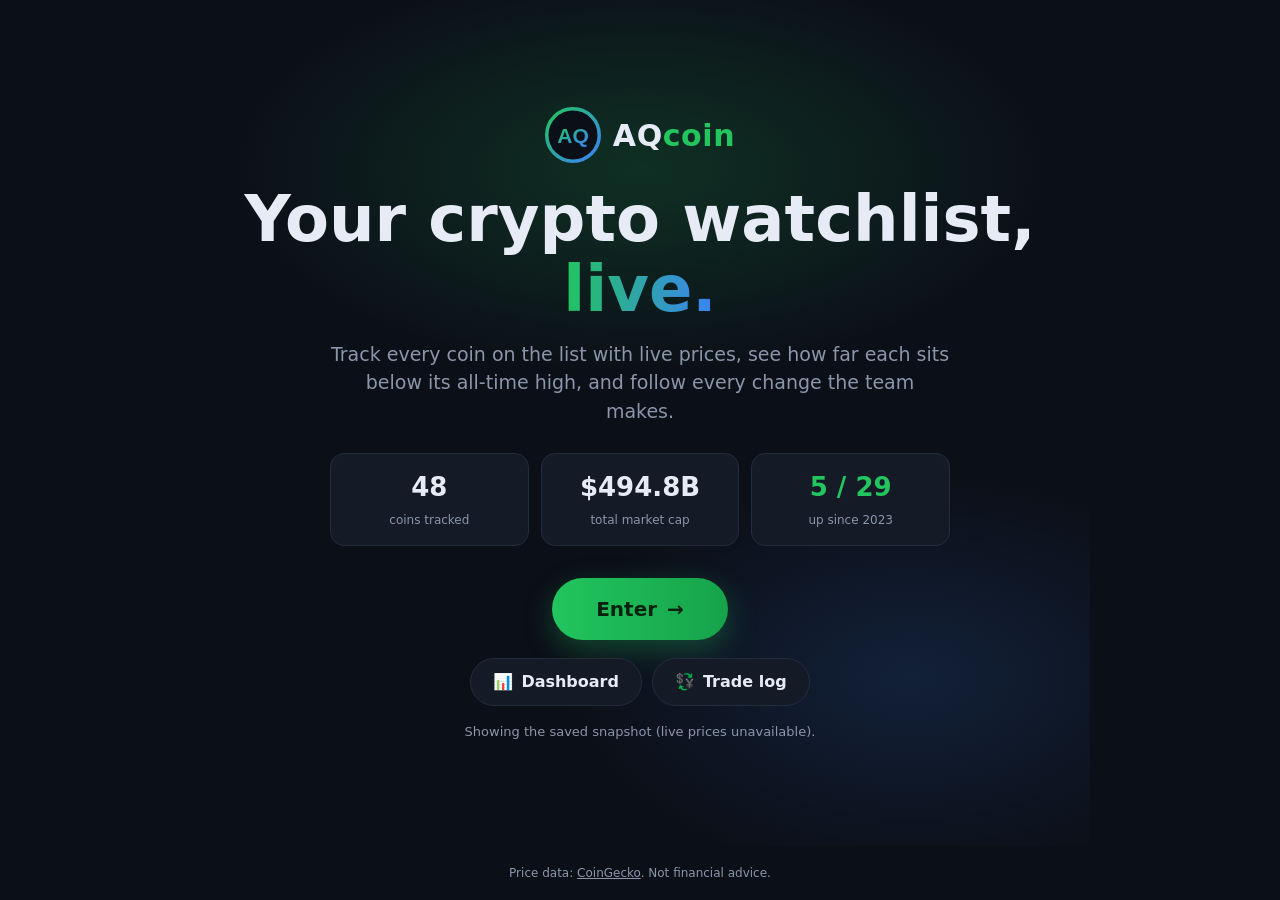
<file: index.html>
<!doctype html><html lang="en"><head><meta charset="utf-8"><meta http-equiv="Content-Security-Policy" content="default-src 'self'; script-src 'self'; style-src 'self'; connect-src 'self' https://api.coingecko.com https://rgohzlofcfkpsigqjcab.supabase.co wss://rgohzlofcfkpsigqjcab.supabase.co; img-src 'self' https://coin-images.coingecko.com https://assets.coingecko.com; object-src 'none'; base-uri 'none'; form-action 'none'"><meta name="referrer" content="no-referrer"><meta name="viewport" content="width=device-width,initial-scale=1"><title>AQcoin · Crypto watchlist with live prices</title><meta name="description" content="AQcoin: track a shared crypto watchlist with live prices, ATH gaps and a full change log."><meta property="og:title" content="AQcoin"><meta property="og:description" content="Track a crypto watchlist with live prices."><meta name="theme-color" content="#0b0f17"><link rel="icon" href="favicon.svg" type="image/svg+xml"><link rel="stylesheet" href="home.css?v=20261014141628"></head><body>
<main class="hero"><div class="glow"></div>
<div class="logo"><img src="favicon.svg" alt="" width="56" height="56"><span>AQ<b>coin</b></span></div>
<h1>Your crypto watchlist,<br><em>live.</em></h1>
<p class="tag">Track every coin on the list with live prices, see how far each sits below its all-time high, and follow every change the team makes.</p>
<div class="stats"><div class="s"><span id="s-n">—</span><small>coins tracked</small></div><div class="s"><span id="s-mc">—</span><small>total market cap</small></div><div class="s"><span id="s-up">—</span><small>up since 2023</small></div></div>
<a class="enter" href="app.html">Enter <span aria-hidden="true">→</span></a>
<nav class="links" aria-label="Main"><a href="app.html"><span aria-hidden="true">📊</span> Dashboard</a><a href="trades.html"><span aria-hidden="true">💱</span> Trade log</a></nav><p class="sub" id="s-live">Loading live prices…</p></main>
<footer>Price data: <a href="https://www.coingecko.com/" target="_blank" rel="noopener noreferrer">CoinGecko</a>. Not financial advice.</footer>
<script src="home.js?v=2"></script></body></html>
</file>
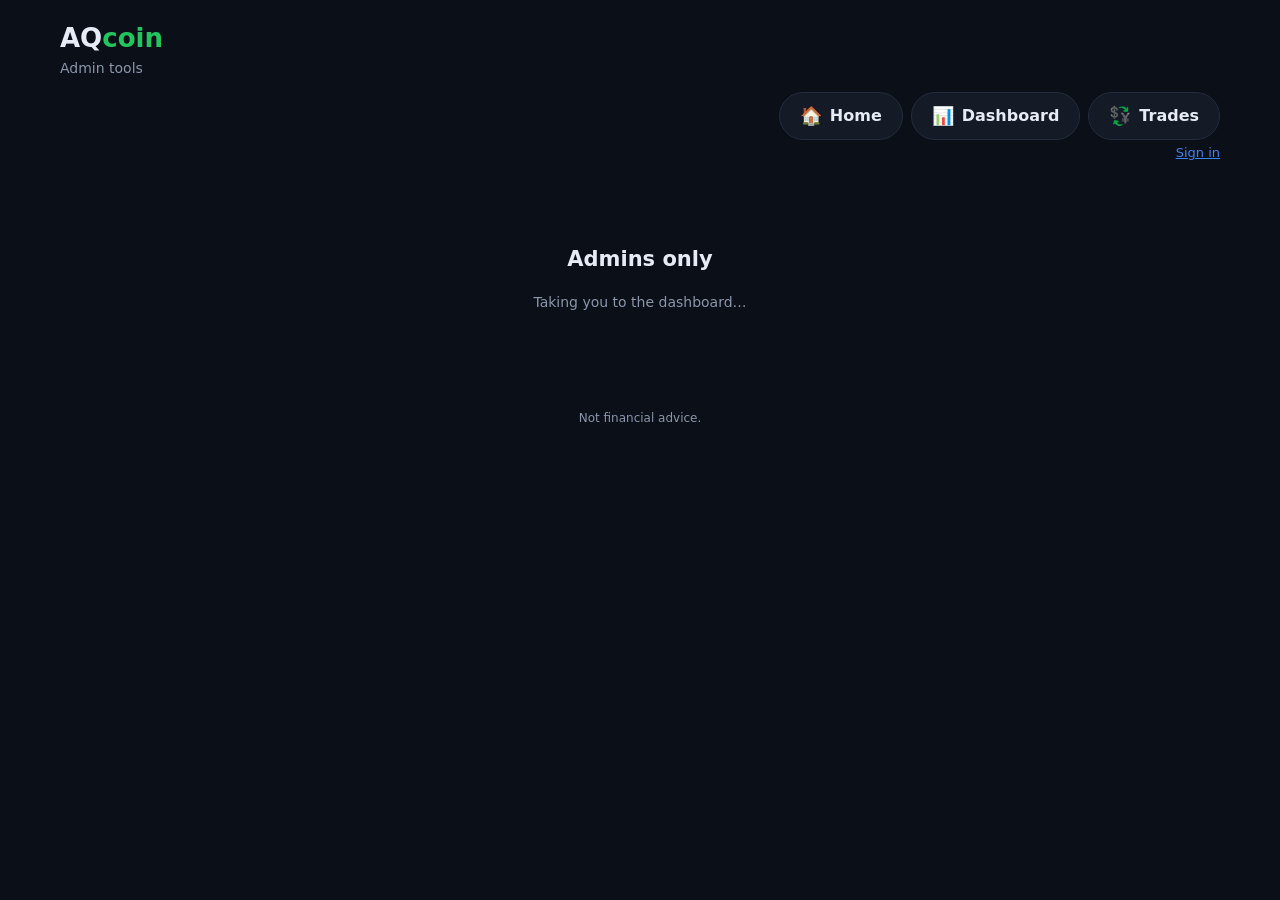
<file: admin.html>
<!doctype html><html lang="en"><head><meta charset="utf-8"><meta http-equiv="Content-Security-Policy" content="default-src 'self'; script-src 'self'; style-src 'self'; connect-src 'self' https://api.coingecko.com https://rgohzlofcfkpsigqjcab.supabase.co wss://rgohzlofcfkpsigqjcab.supabase.co; img-src 'self' https://coin-images.coingecko.com https://assets.coingecko.com; object-src 'none'; base-uri 'none'; form-action 'none'"><meta name="referrer" content="no-referrer"><meta name="viewport" content="width=device-width,initial-scale=1"><title>AQcoin · Admin</title><meta name="robots" content="noindex"><link rel="icon" href="favicon.svg" type="image/svg+xml"><link rel="stylesheet" href="style.css?v=20261014142035"></head><body><div class="w"><header><div><h1><a href="./" class="brand">AQ<span>coin</span></a></h1><div class="mu">Admin tools</div></div></header><div id="navwrap"></div><main id="main"><div class="mu den">Loading…</div></main><footer>Not financial advice.</footer></div><script src="supabase.js?v=2.117.3"></script><script src="common.js?v=20261014142035"></script><script src="admin.js?v=202610141231"></script></body></html>
</file>
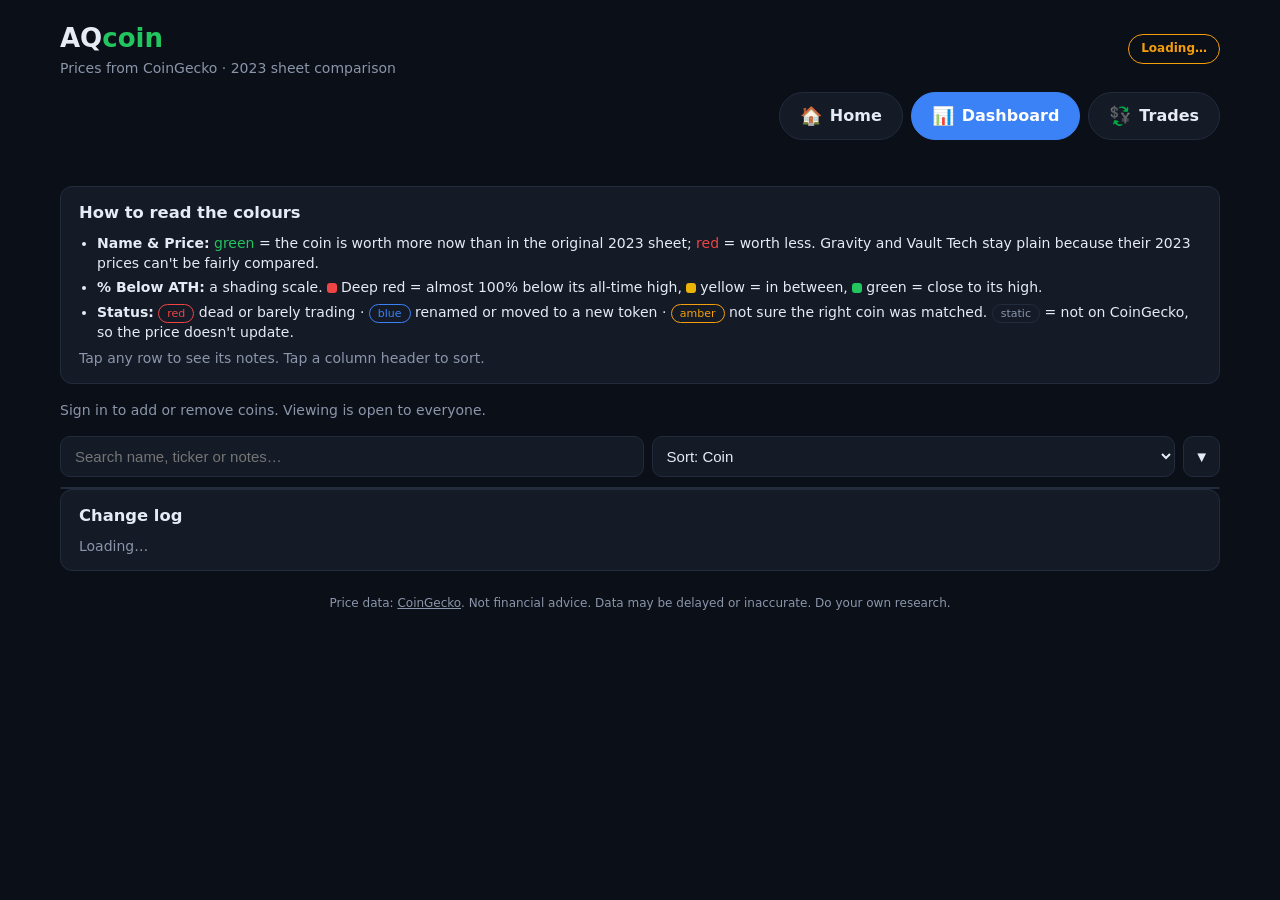
<file: app.html>
<!doctype html><html lang="en"><head><meta charset="utf-8"><meta http-equiv="Content-Security-Policy" content="default-src 'self'; script-src 'self'; style-src 'self'; connect-src 'self' https://api.coingecko.com https://rgohzlofcfkpsigqjcab.supabase.co wss://rgohzlofcfkpsigqjcab.supabase.co; img-src 'self' https://coin-images.coingecko.com https://assets.coingecko.com; object-src 'none'; base-uri 'none'; form-action 'none'"><meta name="referrer" content="no-referrer"><meta name="viewport" content="width=device-width,initial-scale=1"><title>AQcoin · Dashboard</title><meta name="description" content="AQcoin: a shared crypto watchlist with live prices."><meta property="og:title" content="AQcoin"><meta property="og:description" content="Track a crypto watchlist with live prices."><meta name="theme-color" content="#0b0f17">
<link rel="icon" href="favicon.svg" type="image/svg+xml"><link rel="stylesheet" href="style.css?v=20261014142035"></head><body><div class="w">
<header><div><h1><a href="./" class="brand">AQ<span>coin</span></a></h1><div class="mu">Prices from CoinGecko · 2023 sheet comparison</div></div><span id="badge" class="badge snap">Loading…</span></header><nav class="nav" aria-label="Main"><a href="./"><span class="ni" aria-hidden="true">🏠</span>Home</a><a href="app.html" class="on" aria-current="page"><span class="ni" aria-hidden="true">📊</span>Dashboard</a><a href="trades.html"><span class="ni" aria-hidden="true">💱</span>Trades</a><a id="adminlink" href="admin.html" hidden><span class="ni" aria-hidden="true">🛡️</span>Admin</a></nav><div id="auth" class="auth"></div><div id="vo" class="vo" hidden></div>
<div class="cards" id="cards"></div>
<div class="legend"><h3>How to read the colours</h3><ul>
<li><b>Name &amp; Price:</b> <span class="up">green</span> = the coin is worth more now than in the original 2023 sheet; <span class="dn">red</span> = worth less. Gravity and Vault Tech stay plain because their 2023 prices can't be fairly compared.</li>
<li><b>% Below ATH:</b> a shading scale. <span class="dot d1"></span>Deep red = almost 100% below its all-time high, <span class="dot d2"></span>yellow = in between, <span class="dot d3"></span>green = close to its high.</li>
<li><b>Status:</b> <span class="st s-dead">red</span> dead or barely trading · <span class="st s-reb">blue</span> renamed or moved to a new token · <span class="st s-amb">amber</span> not sure the right coin was matched. <span class="st">static</span> = not on CoinGecko, so the price doesn't update.</li>
</ul><div class="mu mt">Tap any row to see its notes. Tap a column header to sort.</div></div>
<div class="add"><div id="addhint" class="mu addhint">Sign in to add or remove coins. Viewing is open to everyone.</div><div class="ctl"><span id="addbox" class="grow" hidden><input id="aq" type="search" placeholder="Add coin: search CoinGecko by name or ticker…" autocomplete="off"></span><button id="rh" hidden></button></div><div id="ar"></div><div id="removed" class="legend" hidden></div></div>
<div class="ctl"><input id="q" type="search" placeholder="Search name, ticker or notes…"><select id="so" aria-label="Sort by"></select><button id="sd" aria-label="Sort direction">▼</button></div>
<div class="tw"><table><thead><tr id="hd"></tr></thead><tbody id="tb"></tbody></table></div><div id="cl"></div>
<section class="legend"><h3>Change log</h3><div id="log" class="mu">Loading…</div></section><footer>Price data: <a href="https://www.coingecko.com/" target="_blank" rel="noopener noreferrer">CoinGecko</a>. Not financial advice. Data may be delayed or inaccurate. Do your own research.</footer></div>
<script src="supabase.js?v=2.117.3"></script><script src="app.js?v=202610141231"></script></body></html>
</file>
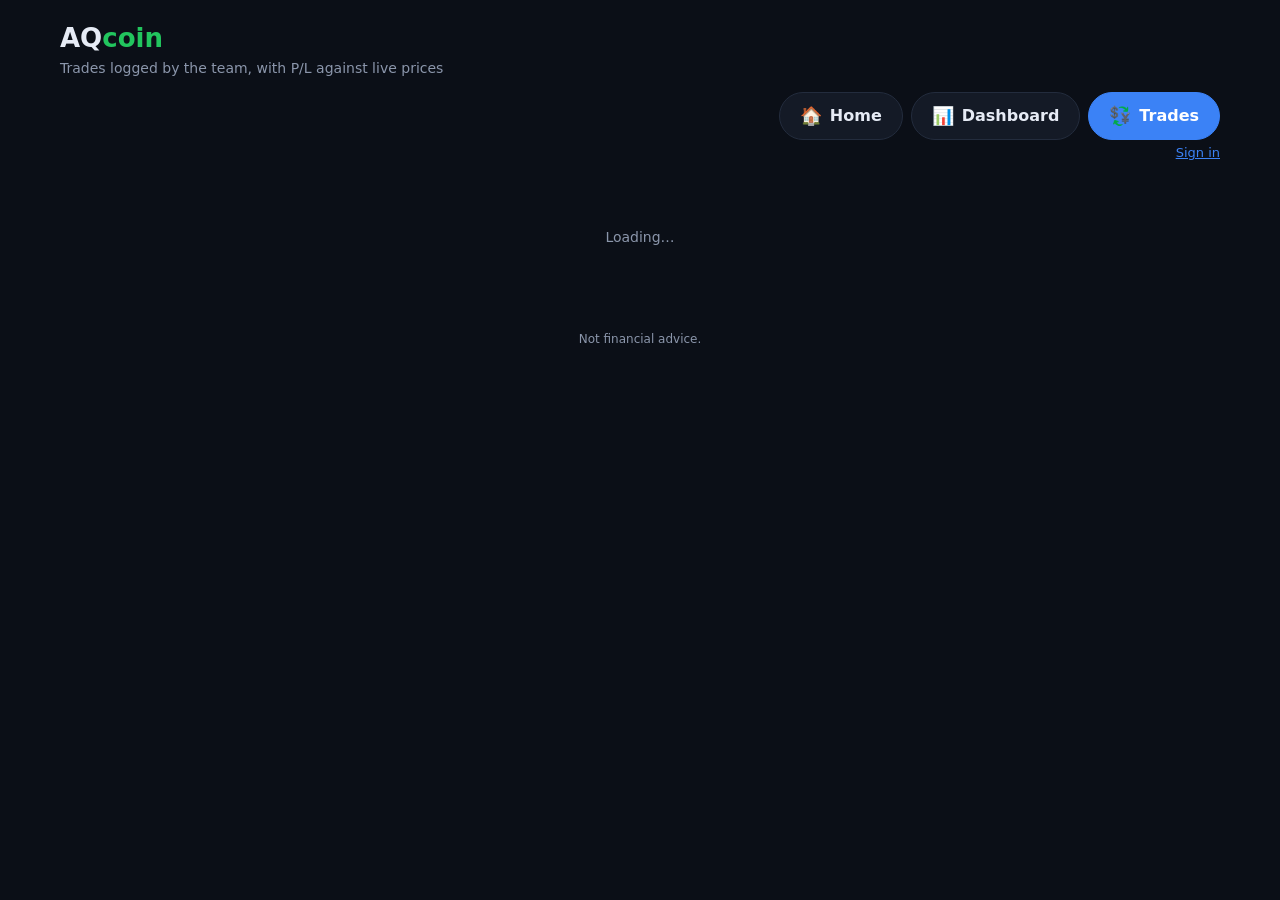
<file: trades.html>
<!doctype html><html lang="en"><head><meta charset="utf-8"><meta http-equiv="Content-Security-Policy" content="default-src 'self'; script-src 'self'; style-src 'self'; connect-src 'self' https://api.coingecko.com https://rgohzlofcfkpsigqjcab.supabase.co wss://rgohzlofcfkpsigqjcab.supabase.co; img-src 'self' https://coin-images.coingecko.com https://assets.coingecko.com; object-src 'none'; base-uri 'none'; form-action 'none'"><meta name="referrer" content="no-referrer"><meta name="viewport" content="width=device-width,initial-scale=1"><title>AQcoin · Trade log</title><meta name="robots" content="noindex"><link rel="icon" href="favicon.svg" type="image/svg+xml"><link rel="stylesheet" href="style.css?v=20261014142035"></head><body><div class="w"><header><div><h1><a href="./" class="brand">AQ<span>coin</span></a></h1><div class="mu">Trades logged by the team, with P/L against live prices</div></div></header><div id="navwrap"></div><main id="main"><div class="mu den">Loading…</div></main><footer>Not financial advice.</footer></div><script src="supabase.js?v=2.117.3"></script><script src="common.js?v=20261014142035"></script><script src="trades.js?v=20261014133001"></script></body></html>
</file>
<file: home.css>
*{box-sizing:border-box}html,body{margin:0;overflow-x:hidden;max-width:100%}body{background:#0b0f17;color:#e6ebf5;font:16px/1.5 system-ui,-apple-system,Segoe UI,Roboto,sans-serif;min-height:100vh;display:flex;flex-direction:column;overflow-wrap:anywhere}
.hero{position:relative;flex:1;display:flex;flex-direction:column;align-items:center;justify-content:center;text-align:center;padding:48px 20px 32px;max-width:900px;margin:auto;width:100%}
.glow{position:absolute;inset:0;z-index:-1;background:radial-gradient(600px 300px at 50% 20%,rgba(34,197,94,.18),transparent 70%),radial-gradient(500px 300px at 80% 80%,rgba(59,130,246,.15),transparent 70%);pointer-events:none}
.logo{display:flex;align-items:center;gap:12px;font-size:30px;font-weight:800;letter-spacing:.02em;margin-bottom:22px}.logo b{color:#22c55e}
h1{font-size:clamp(34px,8vw,64px);line-height:1.08;margin:0 0 16px;font-weight:800}h1 em{font-style:normal;background:linear-gradient(90deg,#22c55e,#3b82f6);-webkit-background-clip:text;background-clip:text;color:transparent}
.tag{color:#8b96ab;font-size:clamp(16px,2.6vw,19px);max-width:620px;margin:0 0 28px}
.stats{display:grid;grid-template-columns:repeat(3,minmax(0,1fr));gap:12px;width:100%;max-width:620px;margin-bottom:32px}
.s{background:#141a26;border:1px solid #232c3d;border-radius:14px;padding:14px 8px}.s span{display:block;font-size:clamp(18px,4.5vw,26px);font-weight:700}.s small{color:#8b96ab;font-size:12px}
.up{color:#22c55e}
.enter{display:inline-flex;align-items:center;gap:10px;background:linear-gradient(90deg,#22c55e,#16a34a);color:#06210f;font-weight:800;font-size:20px;padding:16px 44px;border-radius:999px;text-decoration:none;box-shadow:0 10px 30px rgba(34,197,94,.3);transition:transform .15s}.enter:hover{transform:translateY(-2px)}
.sub{color:#8b96ab;font-size:13px;margin-top:16px}footer{text-align:center;color:#8b96ab;font-size:12px;padding:18px}footer a{color:#8b96ab}
@media(max-width:420px){.stats{gap:8px}.s{padding:12px 4px}}
.links a{color:#8b96ab;font-size:14px}.links{margin:14px 0 0}
.links{display:flex;flex-wrap:wrap;gap:10px;justify-content:center;margin:18px 0 0}.links a{display:inline-flex;align-items:center;gap:8px;min-height:48px;padding:0 22px;border-radius:999px;border:1px solid #232c3d;background:#141a26;color:#e6ebf5;font-size:16px;font-weight:600;text-decoration:none}.links a:hover{border-color:#3b82f6}
@media(max-width:420px){.links a{flex:1 1 140px;justify-content:center}}
</file>
<file: style.css>
:root{--bg:#0b0f17;--card:#141a26;--b:#232c3d;--t:#e6ebf5;--m:#8b96ab;--g:#22c55e;--r:#ef4444;--bl:#3b82f6;--am:#f59e0b}
*{box-sizing:border-box}html{overflow-x:hidden;max-width:100%}body{overflow-x:clip;max-width:100%}body{overflow-wrap:anywhere}body{margin:0;background:var(--bg);color:var(--t);font:14px/1.45 system-ui,-apple-system,Segoe UI,Roboto,sans-serif}
.w{max-width:1200px;margin:auto;padding:20px}h1{margin:0;font-size:26px}header{display:flex;justify-content:space-between;align-items:center;flex-wrap:wrap;gap:10px}
.badge{padding:5px 12px;border-radius:99px;font-size:12px;font-weight:600;border:1px solid}.live{color:var(--g);border-color:var(--g)}.snap{color:var(--am);border-color:var(--am)}
.cards{display:grid;grid-template-columns:repeat(auto-fit,minmax(150px,1fr));gap:12px;margin:18px 0}.c{background:var(--card);border:1px solid var(--b);border-radius:12px;padding:14px}
.c .l{color:var(--m);font-size:12px;text-transform:uppercase;letter-spacing:.05em}.c .v{font-size:22px;font-weight:700;margin-top:4px}.c small{display:block;color:var(--m)}
.legend{background:var(--card);border:1px solid var(--b);border-radius:12px;padding:14px 18px;margin-bottom:16px}.legend h3{margin:0 0 8px}.legend ul{margin:0;padding-left:18px}.legend li{margin:4px 0}
.dot{display:inline-block;width:10px;height:10px;border-radius:3px;margin-right:4px;vertical-align:middle}
input{width:100%;padding:10px 14px;border-radius:10px;border:1px solid var(--b);background:var(--card);color:var(--t);font-size:15px;margin-bottom:10px}
.tw{border:1px solid var(--b);border-radius:12px;overflow:hidden}table{border-collapse:collapse;width:100%;table-layout:auto}
th{background:#101521;position:sticky;top:0;text-align:left;padding:10px;color:var(--m);font-weight:600;cursor:pointer;user-select:none;white-space:nowrap}th:hover{color:var(--t)}
td{padding:9px 8px;border-top:1px solid var(--b);white-space:nowrap}td:first-child{white-space:normal}tr.row{cursor:pointer}tr.row:hover{background:#18202f}
.up{color:var(--g)}.dn{color:var(--r)}.tk{color:var(--m);font-size:12px;margin-left:6px}.st{font-size:11px;padding:2px 8px;border-radius:99px;border:1px solid var(--b);color:var(--m)}
.pill{padding:3px 8px;border-radius:6px;color:#111;font-weight:600}.s-dead{color:var(--r);border-color:var(--r)}.s-reb{color:var(--bl);border-color:var(--bl)}.s-amb{color:var(--am);border-color:var(--am)}
tr.det td{white-space:normal;background:#0f1420;color:var(--m)}tr.det b{color:var(--t)}.ctl{display:flex;gap:8px;flex-wrap:wrap}.ctl input{flex:1 1 200px;min-width:0}select,.ctl button{padding:10px;border-radius:10px;border:1px solid var(--b);background:var(--card);color:var(--t);font-size:15px;margin-bottom:10px}
#cl{display:none}.k{background:var(--card);border:1px solid var(--b);border-radius:12px;padding:12px;margin-bottom:10px;cursor:pointer}.k .h{display:flex;justify-content:space-between;gap:8px;align-items:flex-start;flex-wrap:wrap}
.k .g{display:grid;grid-template-columns:repeat(3,minmax(0,1fr));gap:6px;margin-top:8px}.k .g div span{display:block;color:var(--m);font-size:11px}.k .x{margin-top:10px;color:var(--m);font-size:13px;border-top:1px solid var(--b);padding-top:8px}.k .x b{color:var(--t)}
@media(max-width:1100px){.c-m50,.c-vol{display:none}}@media(max-width:900px){.c-ath,.c-chg{display:none}}
@media(max-width:700px){.tw{display:none}#cl{display:block}.w{padding:12px}h1{font-size:22px}.c .v{font-size:18px}.cards{grid-template-columns:repeat(2,minmax(0,1fr))}}
.add #ar{margin:-4px 0 10px}.ar{display:flex;justify-content:space-between;align-items:center;gap:8px;padding:9px 12px;background:var(--card);border:1px solid var(--b);border-radius:10px;margin-bottom:6px;cursor:pointer}.ar:hover{border-color:var(--bl)}.ar img{width:20px;height:20px;vertical-align:middle;margin-right:6px}
.s-add{color:#a78bfa;border-color:#a78bfa}.rm{margin-top:8px;padding:7px 12px;border-radius:8px;border:1px solid var(--r);background:transparent;color:var(--r);font-size:13px;cursor:pointer}
footer{color:var(--m);text-align:center;margin:24px 0;font-size:12px}
.mu{color:var(--m)}.mt{margin-top:6px}.d1{background:#ef4444}.d2{background:#eab308}.d3{background:#22c55e}.hint{color:var(--m);font-size:12px;margin-top:6px}.k .pill{display:inline-block}[hidden]{display:none!important}.det td{white-space:normal}
footer a{color:var(--m)}
.auth{margin:10px 0 0;display:flex;flex-wrap:wrap;gap:8px;align-items:center;justify-content:flex-end}.si{display:flex;gap:8px;flex-wrap:wrap;width:100%;justify-content:flex-end}.si input{flex:1 1 200px;max-width:320px;min-width:0;margin:0}
.btn{padding:9px 14px;border-radius:10px;border:1px solid var(--bl);background:var(--bl);color:#fff;font-size:14px;cursor:pointer}#am{width:100%;text-align:right;font-size:13px}
.grow{flex:1 1 200px;min-width:0;display:flex}.grow input{flex:1;min-width:0}.addhint{margin-bottom:10px}.rm.ok{color:var(--g);border-color:var(--g);margin:0}
.lg{display:flex;flex-wrap:wrap;gap:4px 10px;padding:7px 0;border-top:1px solid var(--b)}.lg:first-child{border-top:0}.lt{color:var(--m);font-size:12px;min-width:150px}.la-add{color:var(--g)}.la-remove{color:var(--r)}.la-restore{color:var(--bl)}
@media(max-width:700px){.si input{max-width:none}.auth,.si{justify-content:stretch}#am{text-align:left}}
.tabs{display:flex;gap:4px;width:100%;justify-content:flex-end}.tab{background:transparent;border:0;border-bottom:2px solid transparent;color:var(--m);padding:6px 10px;font-size:14px;cursor:pointer}.tab.on{color:var(--t);border-color:var(--bl)}
.si input{margin:0}.who{color:var(--m)}.btn.ghost{background:transparent;color:var(--bl)}.sm{padding:5px 10px;font-size:12px}
.notice{width:100%;margin-top:8px;padding:10px 12px;border-radius:10px;border:1px solid var(--am);color:var(--am);background:rgba(245,158,11,.08)}
.urow{display:flex;flex-wrap:wrap;justify-content:space-between;align-items:center;gap:6px;padding:9px 10px;border-top:1px solid var(--b)}.urow.pend{background:rgba(245,158,11,.1);border-left:3px solid var(--am)}.ubtn{display:flex;flex-wrap:wrap;gap:6px}.ubtn .rm{margin:0}
@media(max-width:700px){.tabs{justify-content:flex-start}.si input{flex:1 1 100%}}
.brand{color:var(--t);text-decoration:none}.brand span{color:var(--g)}
.vo{margin:12px 0 0;padding:8px 12px;border-radius:10px;border:1px solid var(--b);background:rgba(139,150,171,.08);color:var(--m);font-size:13px;text-align:center}
.nav{display:flex;gap:14px;justify-content:flex-end;margin-top:8px;font-size:14px}.nav a{color:var(--bl);text-decoration:none}.nav a:hover{text-decoration:underline}
.stat-grid{display:grid;grid-template-columns:repeat(auto-fit,minmax(120px,1fr));gap:10px;margin:14px 0}
.den{text-align:center;padding:60px 20px}
.nav a.on{color:var(--t);font-weight:600}.nav{flex-wrap:wrap;align-items:center}
.tf{display:flex;flex-direction:column;gap:8px}.tf input,.tf select,.tf textarea{width:100%;padding:10px;border-radius:10px;border:1px solid var(--b);background:var(--bg);color:var(--t);font-size:15px;margin:0;font-family:inherit}
.tg{display:grid;grid-template-columns:repeat(auto-fit,minmax(140px,1fr));gap:8px}.tg label{display:flex;flex-direction:column;gap:4px;color:var(--m);font-size:12px}
.tr{border-top:1px solid var(--b);padding:12px 0}.trh{display:flex;flex-wrap:wrap;justify-content:space-between;gap:6px}.tr .g{display:grid;grid-template-columns:repeat(auto-fit,minmax(100px,1fr));gap:6px;margin-top:8px}.tr .g div span{display:block;color:var(--m);font-size:11px}
.side{font-size:11px;font-weight:700;padding:2px 8px;border-radius:6px}.side.buy{background:rgba(34,197,94,.15);color:var(--g)}.side.sell{background:rgba(239,68,68,.15);color:var(--r)}.note{margin-top:6px;font-style:italic}
.ctl select{flex:1 1 140px;min-width:0}
.bs{display:grid;grid-template-columns:1fr 1fr;gap:12px}.big{padding:16px;border-radius:12px;border:0;font-size:18px;font-weight:800;cursor:pointer;color:#fff}.bs .big{text-transform:capitalize}.big.buy{background:#16a34a}.big.sell{background:#dc2626}.big:hover{filter:brightness(1.1)}
.tf-buy{border-color:var(--g);background:rgba(34,197,94,.06)}.tf-sell{border-color:var(--r);background:rgba(239,68,68,.06)}.fb{display:flex;gap:8px;flex-wrap:wrap}.fb .big{flex:1 1 160px}
.ph{font-size:11px;color:var(--m);margin-left:4px}.rf{background:transparent;border:0;color:var(--bl);cursor:pointer;font-size:14px;padding:0 4px}.tot{font-weight:700;font-size:16px}
.bs{grid-template-columns:repeat(2,minmax(0,1fr))}.big:disabled{opacity:.35;cursor:not-allowed;filter:grayscale(.4)}
.toast{position:fixed;left:50%;bottom:24px;transform:translateX(-50%);max-width:calc(100% - 32px);background:#14532d;color:#dcfce7;border:1px solid var(--g);padding:12px 18px;border-radius:12px;font-weight:600;z-index:50;box-shadow:0 10px 30px rgba(0,0,0,.4)}
.pinfo{font-size:15px}.pinfo b{color:var(--t)}
.aq{display:grid;grid-template-columns:repeat(2,minmax(0,1fr));gap:8px;grid-column:1/-1}.aq label{display:flex;flex-direction:column;gap:4px;color:var(--m);font-size:12px;min-width:0}.hintp{font-size:12px}
@media(min-width:900px){.tg:has(.aq){grid-template-columns:2fr 1fr}.aq{grid-column:auto}}
/* --- prominent navigation --- */
.nav{display:flex;flex-wrap:wrap;gap:8px;justify-content:flex-end;margin:14px 0 4px}
.nav a{display:inline-flex;align-items:center;justify-content:center;gap:8px;min-height:48px;padding:0 20px;border-radius:999px;border:1px solid var(--b);background:var(--card);color:var(--t);font-size:16px;font-weight:600;text-decoration:none;transition:background .15s,border-color .15s}
.nav a:hover{border-color:var(--bl);background:#18213a;text-decoration:none}
.nav a.on{background:var(--bl);border-color:var(--bl);color:#fff}
.nav a[hidden]{display:none}.ni{font-size:18px;line-height:1}
.navuser{text-align:right;color:var(--m);font-size:13px;margin-bottom:4px}.navuser a{color:var(--bl)}
@media(max-width:700px){
 .nav{position:sticky;top:0;z-index:40;margin:10px -12px 8px;gap:6px;flex-wrap:nowrap;padding:calc(8px + env(safe-area-inset-top)) 8px 8px;background:rgba(11,15,23,.96);border-bottom:1px solid var(--b);-webkit-backdrop-filter:blur(8px);backdrop-filter:blur(8px)}
 .nav a{flex:1 1 0;min-width:0;flex-direction:column;gap:2px;min-height:60px;padding:4px 2px;border-radius:14px;font-size:15px}
 .nav a .ni{font-size:20px}
 .navuser{text-align:left}
 .toast{bottom:calc(20px + env(safe-area-inset-bottom))}
}

#navwrap,.navbox{display:contents}
</file>
